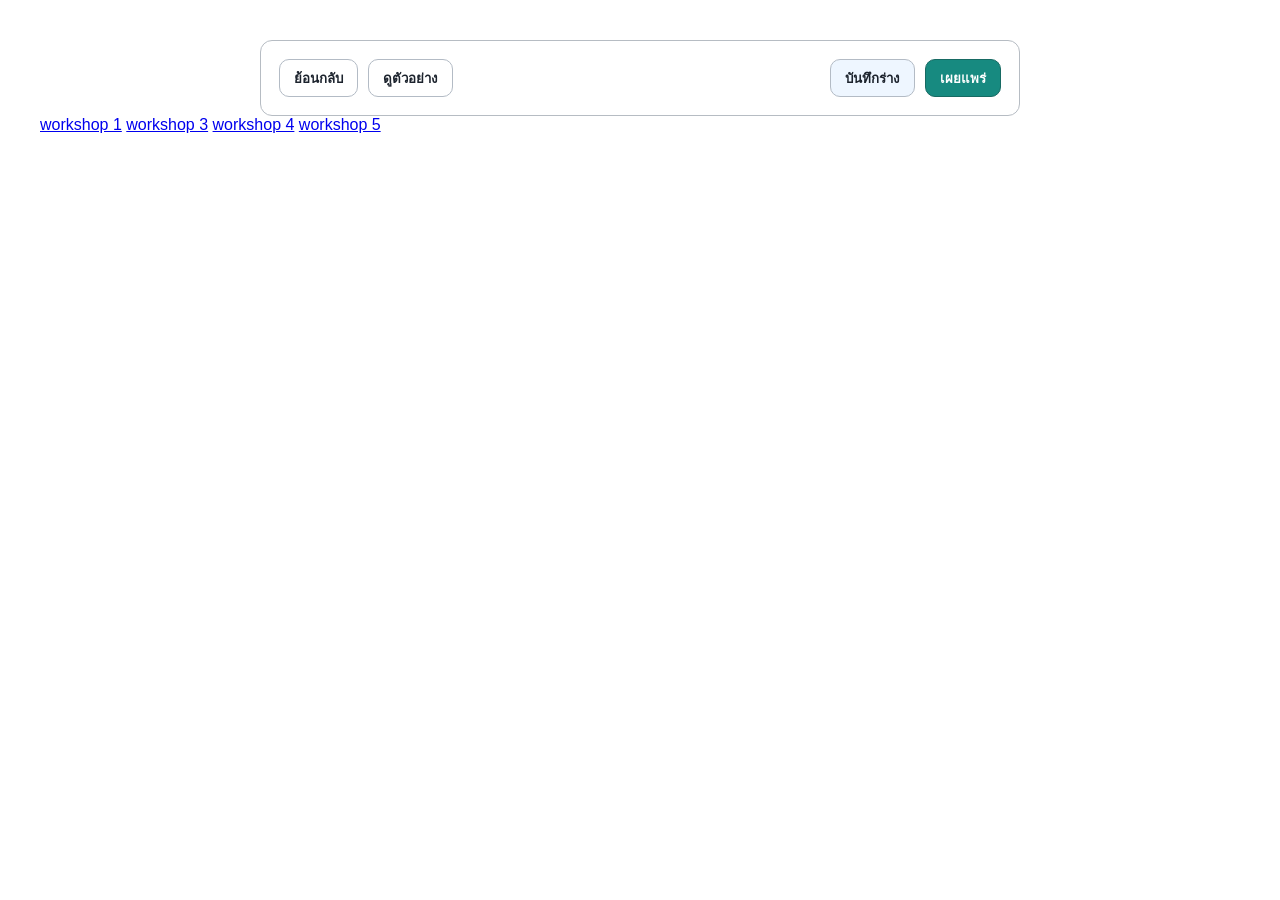
<file: workshop2.html>
<!doctype html>
<html lang="en">
  <head>
    <meta charset="UTF-8" />
    <meta name="viewport" content="width=device-width, initial-scale=1.0" />
    <title>Document</title>
    <link rel="stylesheet" href="./workshop2.css" />
  </head>
  <body>
    <div class="panel">
      <div class="action-bar">
        <div class="action-group">
          <button>ย้อนกลับ</button>
          <button>ดูตัวอย่าง</button>
        </div>

        <div class="action-group">
          <button class="secondary">บันทึกร่าง</button>
          <button class="primary">เผยแพร่</button>
        </div>
      </div>
    </div>
  </body>
</html>

<div>
  <a href="./index.html"> workshop 1</a>
  <a href="./workshop3.html"> workshop 3</a>
  <a href="./workshop4.html"> workshop 4</a>
  <a href="./workshop5.html"> workshop 5</a>
</div>
</file>
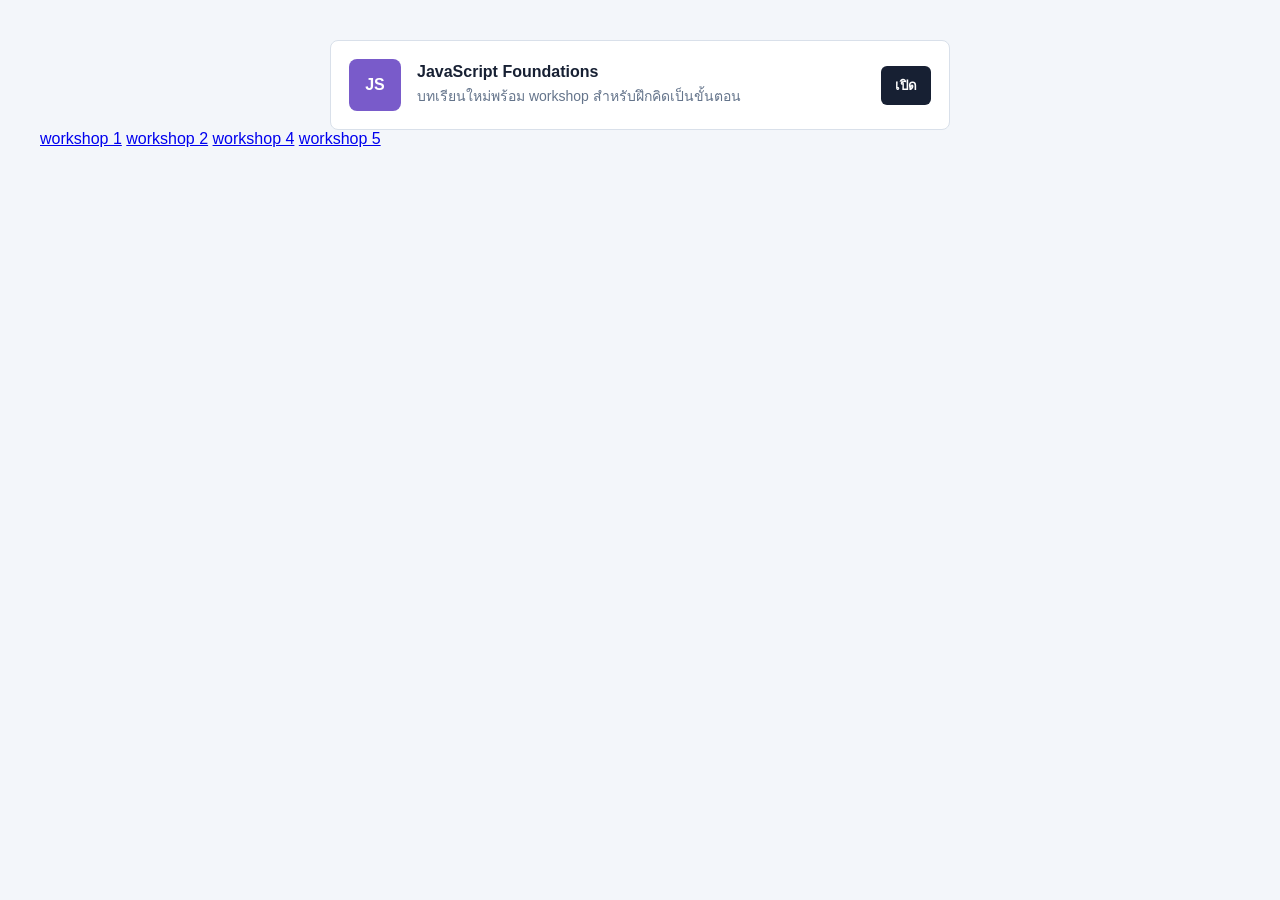
<file: workshop3.html>
<!doctype html>
<html lang="en">
  <head>
    <meta charset="UTF-8" />
    <meta name="viewport" content="width=device-width, initial-scale=1.0" />
    <title>Document</title>
    <link rel="stylesheet" href="./workshop3.css" />
  </head>
  <body>
    <article class="media">
      <div class="avatar">JS</div>
      <div class="media__content">
        <p class="media__title">JavaScript Foundations</p>
        <p class="media__meta">
          บทเรียนใหม่พร้อม workshop สำหรับฝึกคิดเป็นขั้นตอน
        </p>
      </div>
      <button class="media__action">เปิด</button>
    </article>
  </body>
</html>

<div>
  <a href="./index.html"> workshop 1</a>
  <a href="./workshop2.html"> workshop 2</a>
  <a href="./workshop4.html"> workshop 4</a>
  <a href="./workshop5.html"> workshop 5</a>
</div>
</file>
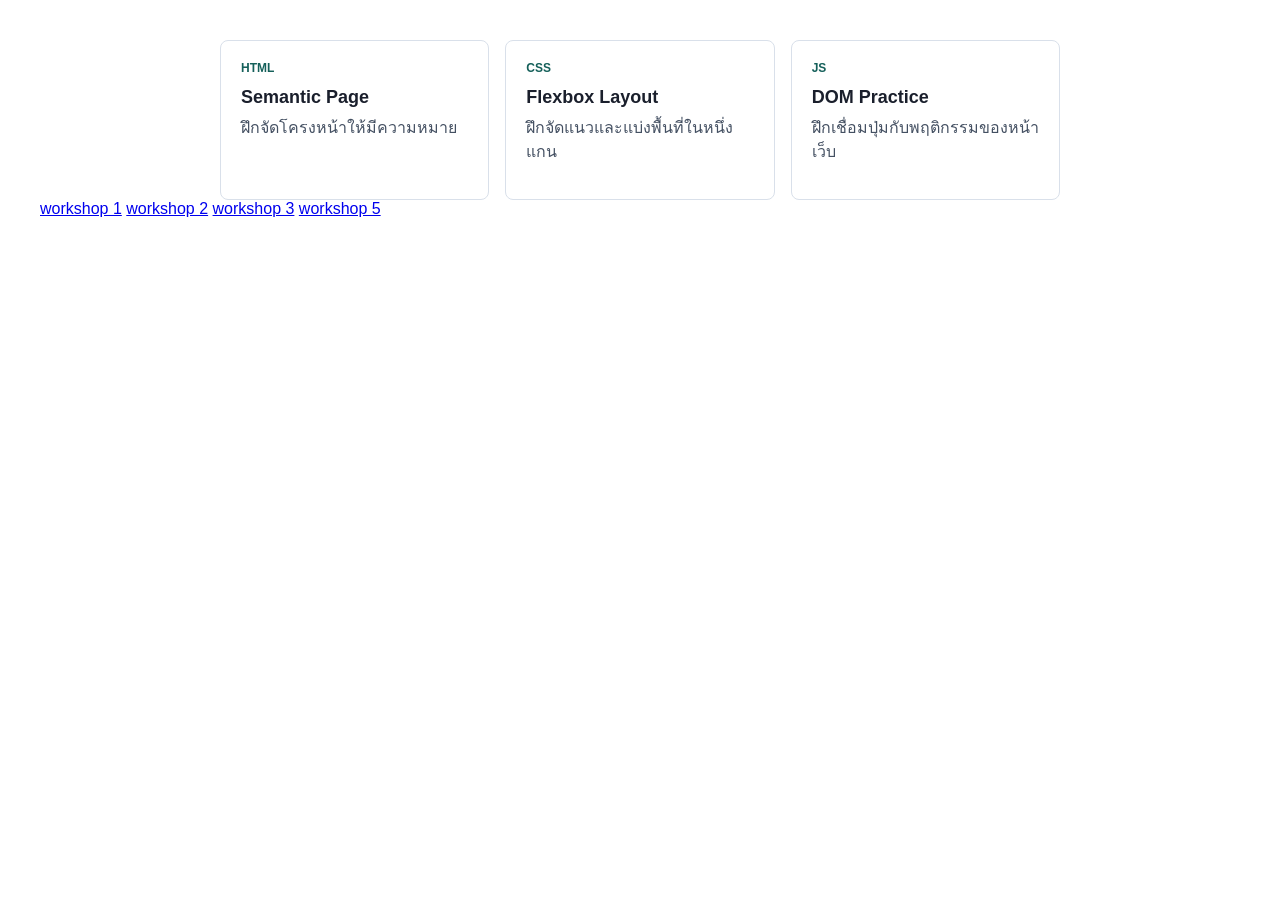
<file: workshop4.html>
<!doctype html>
<html lang="en">
  <head>
    <meta charset="UTF-8" />
    <meta name="viewport" content="width=device-width, initial-scale=1.0" />
    <title>Document</title>
    <link rel="stylesheet" href="./workshop4.css" />
  </head>
  <body>
    <section class="card-list">
      <article class="card">
        <p class="card__eyebrow">HTML</p>
        <h3>Semantic Page</h3>
        <p>ฝึกจัดโครงหน้าให้มีความหมาย</p>
      </article>

      <article class="card">
        <p class="card__eyebrow">CSS</p>
        <h3>Flexbox Layout</h3>
        <p>ฝึกจัดแนวและแบ่งพื้นที่ในหนึ่งแกน</p>
      </article>

      <article class="card">
        <p class="card__eyebrow">JS</p>
        <h3>DOM Practice</h3>
        <p>ฝึกเชื่อมปุ่มกับพฤติกรรมของหน้าเว็บ</p>
      </article>
    </section>
  </body>
</html>

<div>
  <a href="./index.html"> workshop 1</a>
  <a href="./workshop2.html"> workshop 2</a>
  <a href="./workshop3.html"> workshop 3</a>
  <a href="./workshop5.html"> workshop 5</a>
</div>
</file>
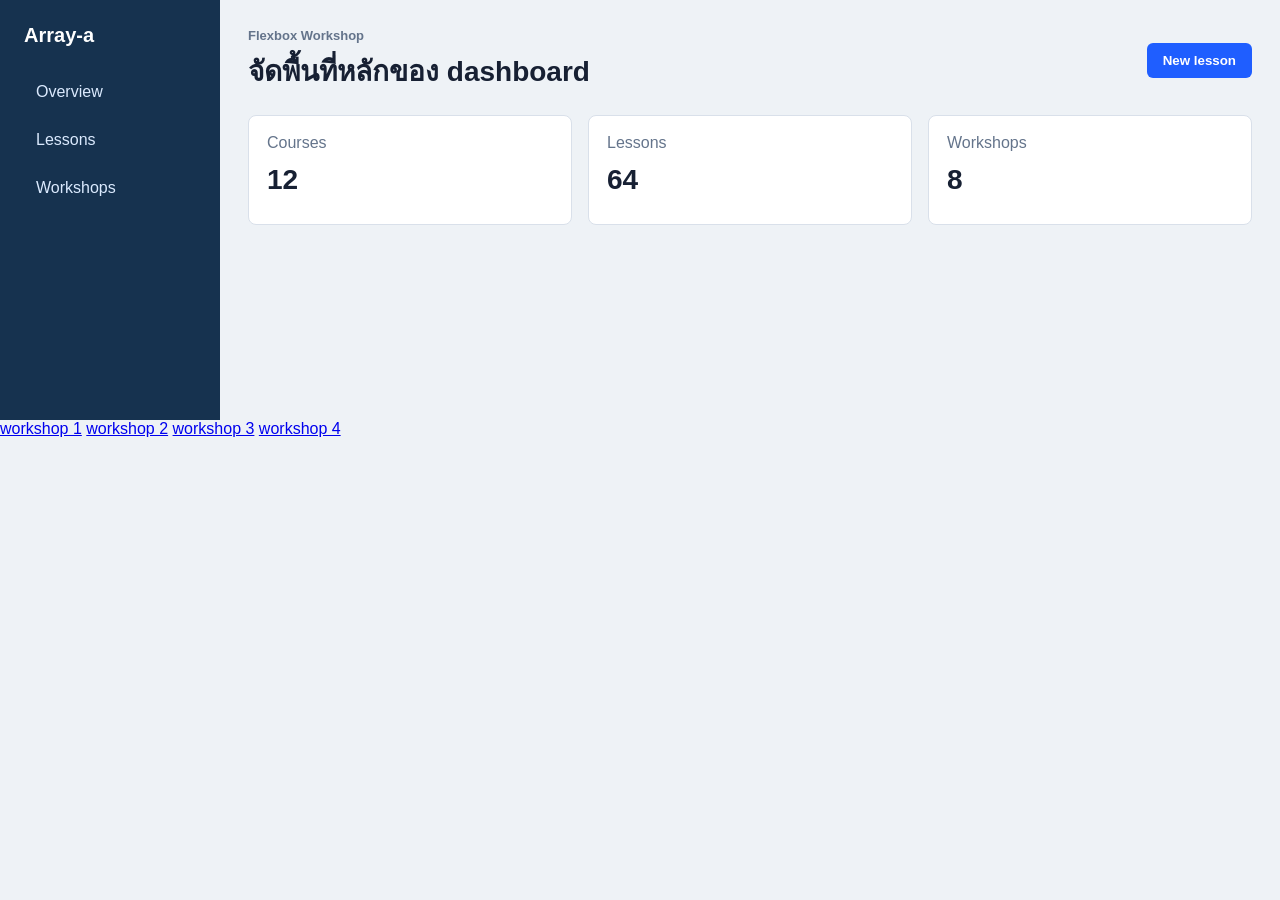
<file: workshop5.html>
<!doctype html>
<html lang="en">
  <head>
    <meta charset="UTF-8" />
    <meta name="viewport" content="width=device-width, initial-scale=1.0" />
    <title>Document</title>
    <link rel="stylesheet" href="./workshop5.css" />
  </head>
  <body>
    <main class="dashboard">
      <aside class="sidebar">
        <p class="logo">Array-a</p>
        <a href="#">Overview</a>
        <a href="#">Lessons</a>
        <a href="#">Workshops</a>
      </aside>

      <section class="main">
        <div class="topbar">
          <div>
            <p class="label">Flexbox Workshop</p>
            <h1>จัดพื้นที่หลักของ dashboard</h1>
          </div>
          <button>New lesson</button>
        </div>

        <div class="summary">
          <article>Courses<br /><strong>12</strong></article>
          <article>Lessons<br /><strong>64</strong></article>
          <article>Workshops<br /><strong>8</strong></article>
        </div>
      </section>
    </main>
  </body>
</html>

<div>
  <a href="./index.html"> workshop 1</a>
  <a href="./workshop2.html"> workshop 2</a>
  <a href="./workshop3.html"> workshop 3</a>
  <a href="./workshop4.html"> workshop 4</a>
</div>
</file>
<file: workshop2.css>
* {
    box-sizing: border-box;
    padding: 0;
    margin: 0;
}


body {
  margin: 40px;
  font-family: Arial, sans-serif;
  background: white;
}
.panel {
  max-width: 760px;
  margin: 0 auto;
  padding: 18px;
  background: white;
  border: 1px solid #b6bcc3;
  border-radius: 12px;
}
.action-bar {
  display: flex;
  align-items: center;
  justify-content: space-between;
  gap: 16px;
}
.action-group {
  display: flex;
  align-items: center;
  gap: 10px;
}
button {
  min-height: 38px;
  padding: 0 14px;
  color: #1c232d;
  background: white;
  border: 1px solid #b3bbc5;
  border-radius: 10px;
  font-weight: 700;
}
.secondary {
  background: #eef6ff;
}
.primary {
  color: #ffffff;
  background: #178a80;
  border-color: #176a63;
}
</file>
<file: workshop3.css>
* {
    box-sizing: border-box;
    margin: 0;
    padding: 0;
    font-family: Arial, sans-serif;
}


body {
  margin: 40px;
  background: #f3f6fa;
  color: #172033;
}
.media {
  display: flex;
  align-items: center;
  gap: 16px;
  max-width: 620px;
  margin: 0 auto;
  padding: 18px;
  background: #ffffff;
  border: 1px solid #d9e0ea;
  border-radius: 8px;
}
.avatar {
  flex: 0 0 52px;
  width: 52px;
  height: 52px;
  display: flex;
  align-items: center;
  justify-content: center;
  color: #ffffff;
  background: #795bca;
  border-radius: 8px;
  font-weight: 800;
}
.media__content {
  flex: 1;
}
.media__title,.media__meta {
  margin: 0;
}
.media__title {
  font-weight: 800;
}
.media__meta {
  margin-top: 4px;
  color: #64748b;
  font-size: 14px;
}
.media__action {
  padding: 9px 14px;
  color: #ffffff;
  background: #172033;
  border: 0;
  border-radius: 6px;
  font-weight: 700;
}
</file>
<file: workshop4.css>
* {
    box-sizing: border-box;
    padding: 0;
    margin: 0;
    font-family: Arial, sans-serif;
}

body {
  margin: 40px;
  background: white;
  color: #1a1f2c;
}
.card-list {
  display: flex;
  flex-wrap: wrap;
  gap: 16px;
  max-width: 840px;
  margin: 0 auto;
}
.card {
  flex: 1 1 180px;
  min-height: 160px;
  padding: 20px;
  background: #ffffff;
  border: 1px solid #d9e0ea;
  border-radius: 8px;
}
.card__eyebrow {
  margin: 0 0 12px;
  color: #15605a;
  font-size: 12px;
  font-weight: 800;
}
.card h3 {
  margin: 0 0 8px;
  font-size: 18px;
}
.card p:last-child {
  margin: 0;
  color: #445062;
  line-height: 1.5;
}
</file>
<file: workshop5.css>
* {
    box-sizing: border-box;
    margin: 0;
    padding: 0;
    font-family: Arial, sans-serif;
}

body {
  color: #172033;
  background: #eef2f6;
}
.dashboard {
  display: flex;
  min-height: 420px;
}
.sidebar {
  flex: 0 0 220px;
  display: flex;
  flex-direction: column;
  gap: 10px;
  padding: 24px;
  color: #dbeafe;
  background: #16324f;
}
.sidebar a {
  padding: 10px 12px;
  color: #dbeafe;
  text-decoration: none;
  border-radius: 6px;
}
.sidebar a:hover {
  background: rgba(255, 255, 255, 0.12);
}
.logo {
  margin: 0 0 16px;
  color: #ffffff;
  font-size: 20px;
  font-weight: 800;
}
.main {
  flex: 1;
  padding: 28px;
}
.topbar {
  display: flex;
  align-items: center;
  justify-content: space-between;
  gap: 20px;
  margin-bottom: 22px;
}
.label,
h1 {
  margin: 0;
}
.label {
  color: #64748b;
  font-size: 13px;
  font-weight: 800;
}
h1 {
  margin-top: 6px;
  font-size: 28px;
}
button {
  padding: 10px 16px;
  color: #ffffff;
  background: #1f5eff;
  border: 0;
  border-radius: 6px;
  font-weight: 700;
}
.summary {
  display: flex;
  gap: 16px;
}
.summary article {
  flex: 1;
  min-height: 110px;
  padding: 18px;
  background: #ffffff;
  border: 1px solid #d9e0ea;
  border-radius: 8px;
  color: #64748b;
}
.summary strong {
  display: block;
  margin-top: 12px;
  color: #172033;
  font-size: 28px;
}
</file>
